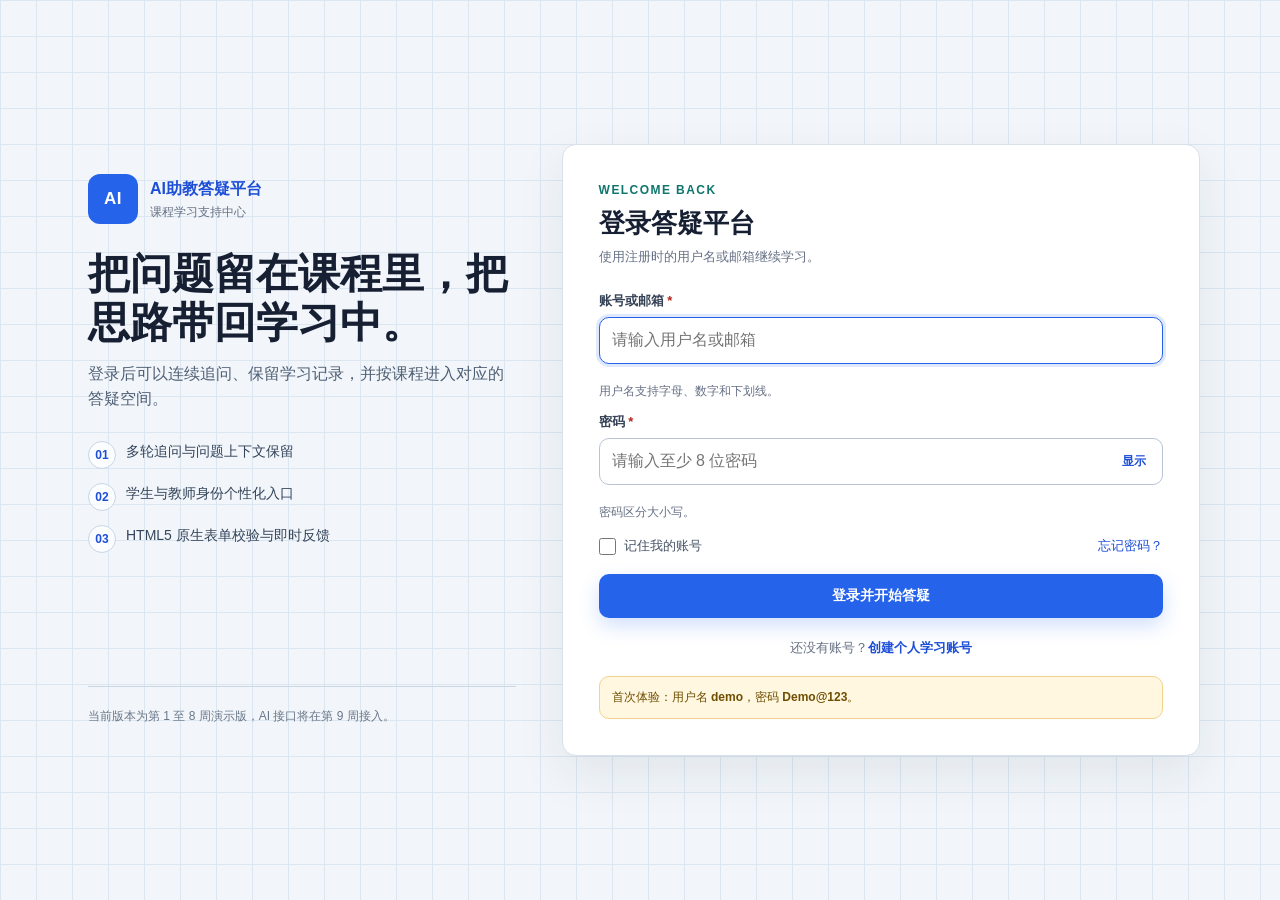
<file: index.html>
<!DOCTYPE html>
<html lang="zh-CN">
<head>
    <meta charset="UTF-8">
    <meta name="viewport" content="width=device-width, initial-scale=1.0">
    <meta name="description" content="AI助教答疑平台入口">
    <title>AI助教答疑平台</title>
    <link rel="stylesheet" href="assets/css/styles.css">
</head>
<body>
    <main class="auth-page">
        <section class="auth-card" style="width: min(520px, 100%); text-align: center;">
            <span class="brand-mark" style="margin: 0 auto 18px;" aria-hidden="true">AI</span>
            <p class="eyebrow">Course assistant</p>
            <h2>AI助教答疑平台</h2>
            <p class="subtitle">正在检查登录状态，请稍候。</p>
            <div class="form-actions" style="justify-content: center;">
                <a class="button button--primary" href="app.html">进入答疑平台</a>
                <a class="button button--secondary" href="login.html">登录</a>
                <a class="button button--secondary" href="register.html">注册</a>
            </div>
        </section>
    </main>

    <script src="assets/js/auth.js"></script>
    <script>
        window.setTimeout(function () {
            window.location.replace(AIPlatform.getSession() ? "app.html" : "login.html");
        }, 220);
    </script>
</body>
</html>
</file>
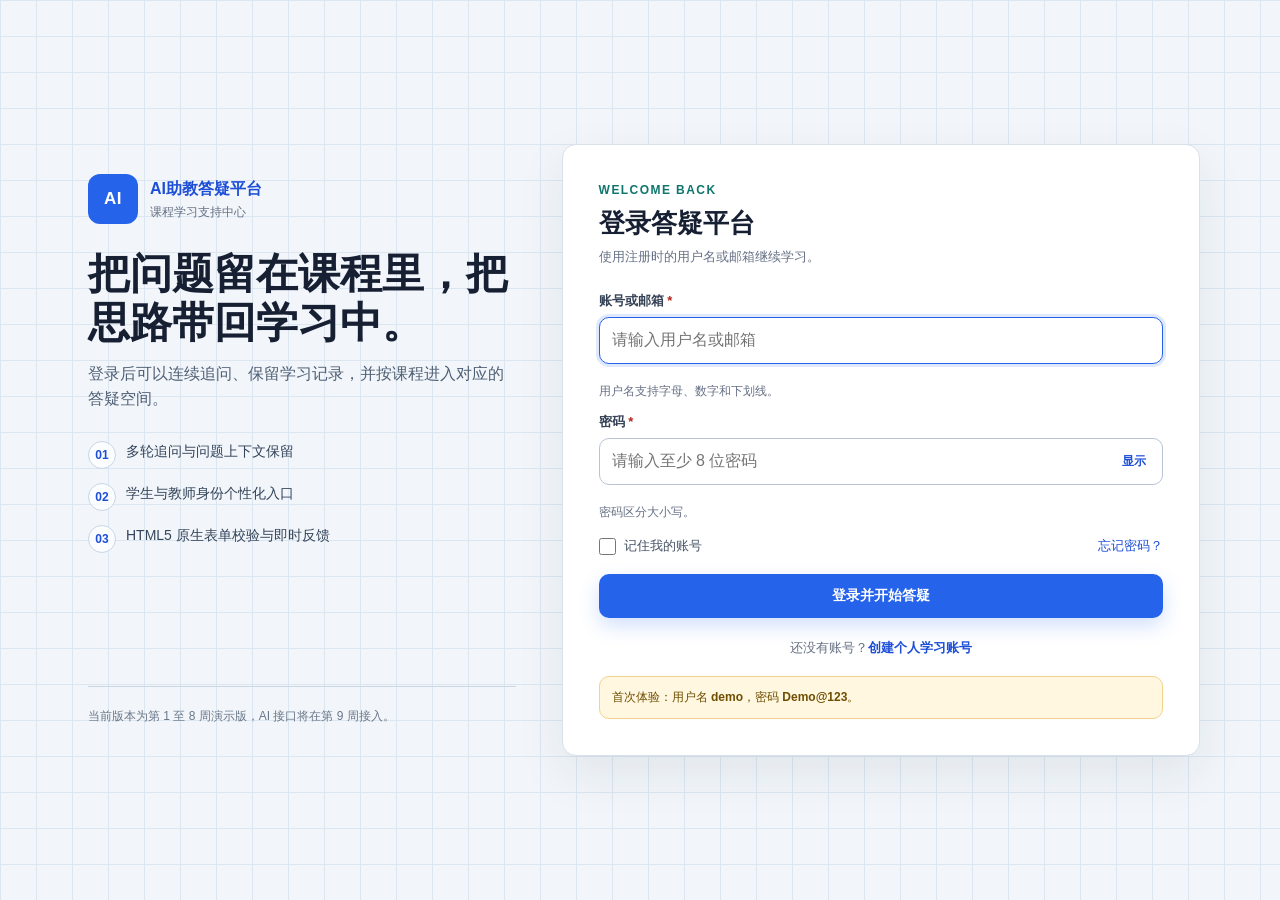
<file: app.html>
<!DOCTYPE html>
<html lang="zh-CN">
<head>
    <meta charset="UTF-8">
    <meta name="viewport" content="width=device-width, initial-scale=1.0">
    <meta name="description" content="AI助教答疑平台答疑工作台">
    <title>答疑工作台 | AI助教答疑平台</title>
    <link rel="stylesheet" href="assets/css/styles.css">
</head>
<body class="app-page">
    <header class="app-header">
        <div class="app-header-inner">
            <a class="app-brand" href="app.html">
                <span class="brand-mark" aria-hidden="true">AI</span>
                <span class="app-brand-copy">
                    <strong>AI助教答疑平台</strong>
                    <span>课程学习支持中心</span>
                </span>
            </a>

            <div class="header-actions">
                <span class="user-pill" id="userPill">正在读取学习身份...</span>
                <button class="button button--secondary" id="logoutButton" type="button">退出</button>
            </div>
        </div>
    </header>

    <main class="app-layout">
        <aside class="sidebar" aria-labelledby="courseTitle">
            <h2 id="courseTitle">课程空间</h2>
            <ul class="course-list">
                <li><button class="course-button active" type="button" data-course="Web前端开发">Web 前端开发</button></li>
                <li><button class="course-button" type="button" data-course="程序设计基础">程序设计基础</button></li>
                <li><button class="course-button" type="button" data-course="数据库原理">数据库原理</button></li>
                <li><button class="course-button" type="button" data-course="计算机网络">计算机网络</button></li>
            </ul>
            <p class="sidebar-tip">切换课程后，提问会自动带上当前课程名称。</p>
        </aside>

        <section class="workspace" aria-labelledby="pageTitle">
            <header class="workspace-header">
                <h1 id="pageTitle">AI助教答疑平台</h1>
                <p>智能答疑 · 随时提问 · 连续追问</p>
                <span class="status-strip"><span class="status-dot" aria-hidden="true"></span>演示模式：AI 接口将在第 9 周接入</span>
            </header>

            <div class="workspace-body">
                <div class="conversation" id="conversation" role="log" aria-live="polite" aria-label="答疑对话记录"></div>

                <div class="empty-state" id="emptyState">
                    <p>当前交流仅保存在本机浏览器中。可以输入问题，也可以从下面的示例开始。</p>
                </div>

                <div class="suggestion-row" id="suggestionRow" aria-label="示例问题">
                    <button class="suggestion" type="button" data-question="HTML5 表单增强有哪些常用能力？">HTML5 表单增强有哪些常用能力？</button>
                    <button class="suggestion" type="button" data-question="JavaScript 中 let 和 const 有什么区别？">let 和 const 有什么区别？</button>
                    <button class="suggestion" type="button" data-question="数据库第三范式应该如何理解？">数据库第三范式怎么理解？</button>
                </div>

                <form class="composer" id="questionForm" method="post" action="#">
                    <div class="composer-row">
                        <label class="sr-only" for="questionInput">输入课程问题</label>
                        <textarea
                            id="questionInput"
                            name="question"
                            required
                            minlength="2"
                            maxlength="500"
                            rows="2"
                            enterkeyhint="send"
                            placeholder="请输入你的问题，例如：HTML5 表单增强有哪些常用能力？"
                            aria-describedby="questionCount"
                        ></textarea>
                        <button class="button button--primary send-button" id="sendButton" type="submit">提问</button>
                    </div>

                    <div class="composer-meta">
                        <div class="composer-tools">
                            <label for="questionFile">附上参考文件：</label>
                            <input id="questionFile" name="questionFile" type="file" accept=".txt,.md,.html,.css,.js,.png,.jpg,.jpeg,.webp">
                            <button class="button button--secondary" id="clearButton" type="button">清空记录</button>
                        </div>
                        <output class="composer-count" id="questionCount" for="questionInput">0 / 500</output>
                    </div>
                </form>
            </div>
        </section>
    </main>

    <div class="toast" id="toast" role="status" aria-live="polite"></div>

    <script src="assets/js/auth.js"></script>
    <script src="assets/js/app.js"></script>
</body>
</html>
</file>
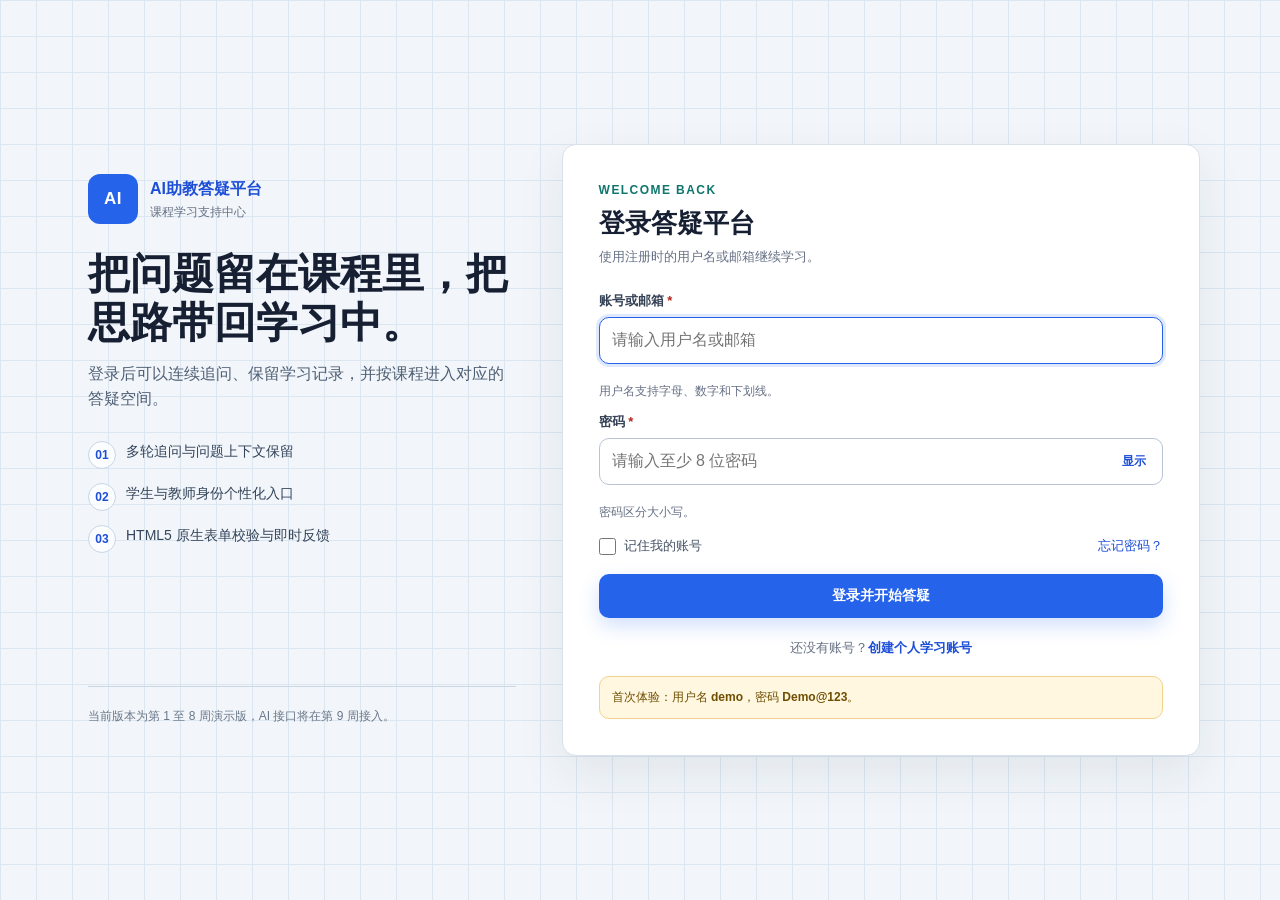
<file: login.html>
<!DOCTYPE html>
<html lang="zh-CN">
<head>
    <meta charset="UTF-8">
    <meta name="viewport" content="width=device-width, initial-scale=1.0">
    <meta name="description" content="AI助教答疑平台登录页面">
    <title>登录 | AI助教答疑平台</title>
    <link rel="stylesheet" href="assets/css/styles.css">
</head>
<body>
    <main class="auth-page">
        <div class="auth-shell">
            <section class="auth-intro" aria-labelledby="introTitle">
                <div>
                    <a class="brand-lockup" href="index.html">
                        <span class="brand-mark" aria-hidden="true">AI</span>
                        <span class="brand-name">
                            <strong>AI助教答疑平台</strong>
                            <span>课程学习支持中心</span>
                        </span>
                    </a>

                    <h1 id="introTitle">把问题留在课程里，把思路带回学习中。</h1>
                    <p class="lead">登录后可以连续追问、保留学习记录，并按课程进入对应的答疑空间。</p>

                    <ul class="feature-list" aria-label="平台能力">
                        <li><span class="feature-index">01</span><span>多轮追问与问题上下文保留</span></li>
                        <li><span class="feature-index">02</span><span>学生与教师身份个性化入口</span></li>
                        <li><span class="feature-index">03</span><span>HTML5 原生表单校验与即时反馈</span></li>
                    </ul>
                </div>
                <p class="intro-note">当前版本为第 1 至 8 周演示版，AI 接口将在第 9 周接入。</p>
            </section>

            <section class="auth-card" aria-labelledby="loginTitle">
                <header class="auth-card-header">
                    <p class="eyebrow">Welcome back</p>
                    <h2 id="loginTitle">登录答疑平台</h2>
                    <p class="subtitle">使用注册时的用户名或邮箱继续学习。</p>
                </header>

                <form id="loginForm" method="post" action="#" aria-describedby="loginHelp">
                    <div class="field">
                        <label for="account">账号或邮箱 <span class="required" aria-hidden="true">*</span></label>
                        <input
                            class="control"
                            id="account"
                            name="account"
                            type="text"
                            required
                            minlength="4"
                            maxlength="64"
                            pattern="[A-Za-z0-9_@.\-]{4,64}"
                            autocomplete="username"
                            inputmode="email"
                            autocapitalize="none"
                            spellcheck="false"
                            placeholder="请输入用户名或邮箱"
                            aria-describedby="accountHint"
                            autofocus
                        >
                        <p class="field-hint" id="accountHint">用户名支持字母、数字和下划线。</p>
                    </div>

                    <div class="field">
                        <label for="password">密码 <span class="required" aria-hidden="true">*</span></label>
                        <div class="password-field">
                            <input
                                class="control"
                                id="password"
                                name="password"
                                type="password"
                                required
                                minlength="8"
                                maxlength="64"
                                autocomplete="current-password"
                                placeholder="请输入至少 8 位密码"
                                aria-describedby="passwordHint"
                            >
                            <button class="password-toggle" id="passwordToggle" type="button" aria-pressed="false">显示</button>
                        </div>
                        <p class="field-hint" id="passwordHint">密码区分大小写。</p>
                    </div>

                    <div class="inline-options">
                        <label class="check-line" for="remember">
                            <input id="remember" name="remember" type="checkbox">
                            <span>记住我的账号</span>
                        </label>
                        <a href="#" aria-label="忘记密码暂时不可用">忘记密码？</a>
                    </div>

                    <button class="button button--primary button--wide" id="loginButton" type="submit">登录并开始答疑</button>
                </form>

                <p class="auth-switch" id="loginHelp">还没有账号？<a href="register.html">创建个人学习账号</a></p>
                <p class="demo-note">首次体验：用户名 <strong>demo</strong>，密码 <strong>Demo@123</strong>。</p>
            </section>
        </div>
    </main>

    <div class="toast" id="toast" role="status" aria-live="polite"></div>

    <script src="assets/js/auth.js"></script>
    <script>
        (function () {
            "use strict";

            var form = document.getElementById("loginForm");
            var account = document.getElementById("account");
            var password = document.getElementById("password");
            var remember = document.getElementById("remember");
            var loginButton = document.getElementById("loginButton");
            var rememberedAccount = localStorage.getItem("ai_platform_remembered_account");

            if (rememberedAccount) {
                account.value = rememberedAccount;
                remember.checked = true;
            }

            AIPlatform.togglePassword(document.getElementById("passwordToggle"), password);

            function validateAccount() {
                if (account.validity.valueMissing) {
                    AIPlatform.setHint(account, "accountHint", "请输入用户名或邮箱。", "error");
                    return false;
                }
                if (account.validity.patternMismatch || account.validity.tooShort) {
                    AIPlatform.setHint(account, "accountHint", "账号格式不正确，请检查输入内容。", "error");
                    return false;
                }
                AIPlatform.setHint(account, "accountHint", "账号格式正确。", "success");
                return true;
            }

            function validatePassword() {
                if (password.validity.valueMissing) {
                    AIPlatform.setHint(password, "passwordHint", "请输入密码。", "error");
                    return false;
                }
                if (password.validity.tooShort) {
                    AIPlatform.setHint(password, "passwordHint", "密码至少需要 8 位。", "error");
                    return false;
                }
                AIPlatform.setHint(password, "passwordHint", "密码长度符合要求。", "success");
                return true;
            }

            account.addEventListener("input", function () {
                if (account.value) {
                    validateAccount();
                } else {
                    AIPlatform.setHint(account, "accountHint", "用户名支持字母、数字和下划线。");
                }
            });

            password.addEventListener("input", function () {
                if (password.value) {
                    validatePassword();
                } else {
                    AIPlatform.setHint(password, "passwordHint", "密码区分大小写。");
                }
            });

            form.addEventListener("submit", function (event) {
                event.preventDefault();

                var accountValid = validateAccount();
                var passwordValid = validatePassword();

                if (!accountValid || !passwordValid) {
                    form.reportValidity();
                    AIPlatform.showToast("请先修正表单中的错误", "error");
                    return;
                }

                loginButton.disabled = true;
                loginButton.textContent = "正在验证...";

                AIPlatform.login(account.value, password.value).then(function (result) {
                    if (!result.ok) {
                        loginButton.disabled = false;
                        loginButton.textContent = "登录并开始答疑";
                        AIPlatform.setHint(password, "passwordHint", "账号或密码不匹配。", "error");
                        AIPlatform.showToast("登录失败，请检查账号和密码", "error");
                        return;
                    }

                    if (remember.checked) {
                        localStorage.setItem("ai_platform_remembered_account", account.value.trim());
                    } else {
                        localStorage.removeItem("ai_platform_remembered_account");
                    }

                    AIPlatform.showToast("登录成功，正在进入答疑平台", "success");
                    window.setTimeout(function () {
                        window.location.href = "app.html";
                    }, 650);
                }).catch(function () {
                    loginButton.disabled = false;
                    loginButton.textContent = "登录并开始答疑";
                    AIPlatform.showToast("登录过程出现异常，请重试", "error");
                });
            });
        })();
    </script>
</body>
</html>
</file>
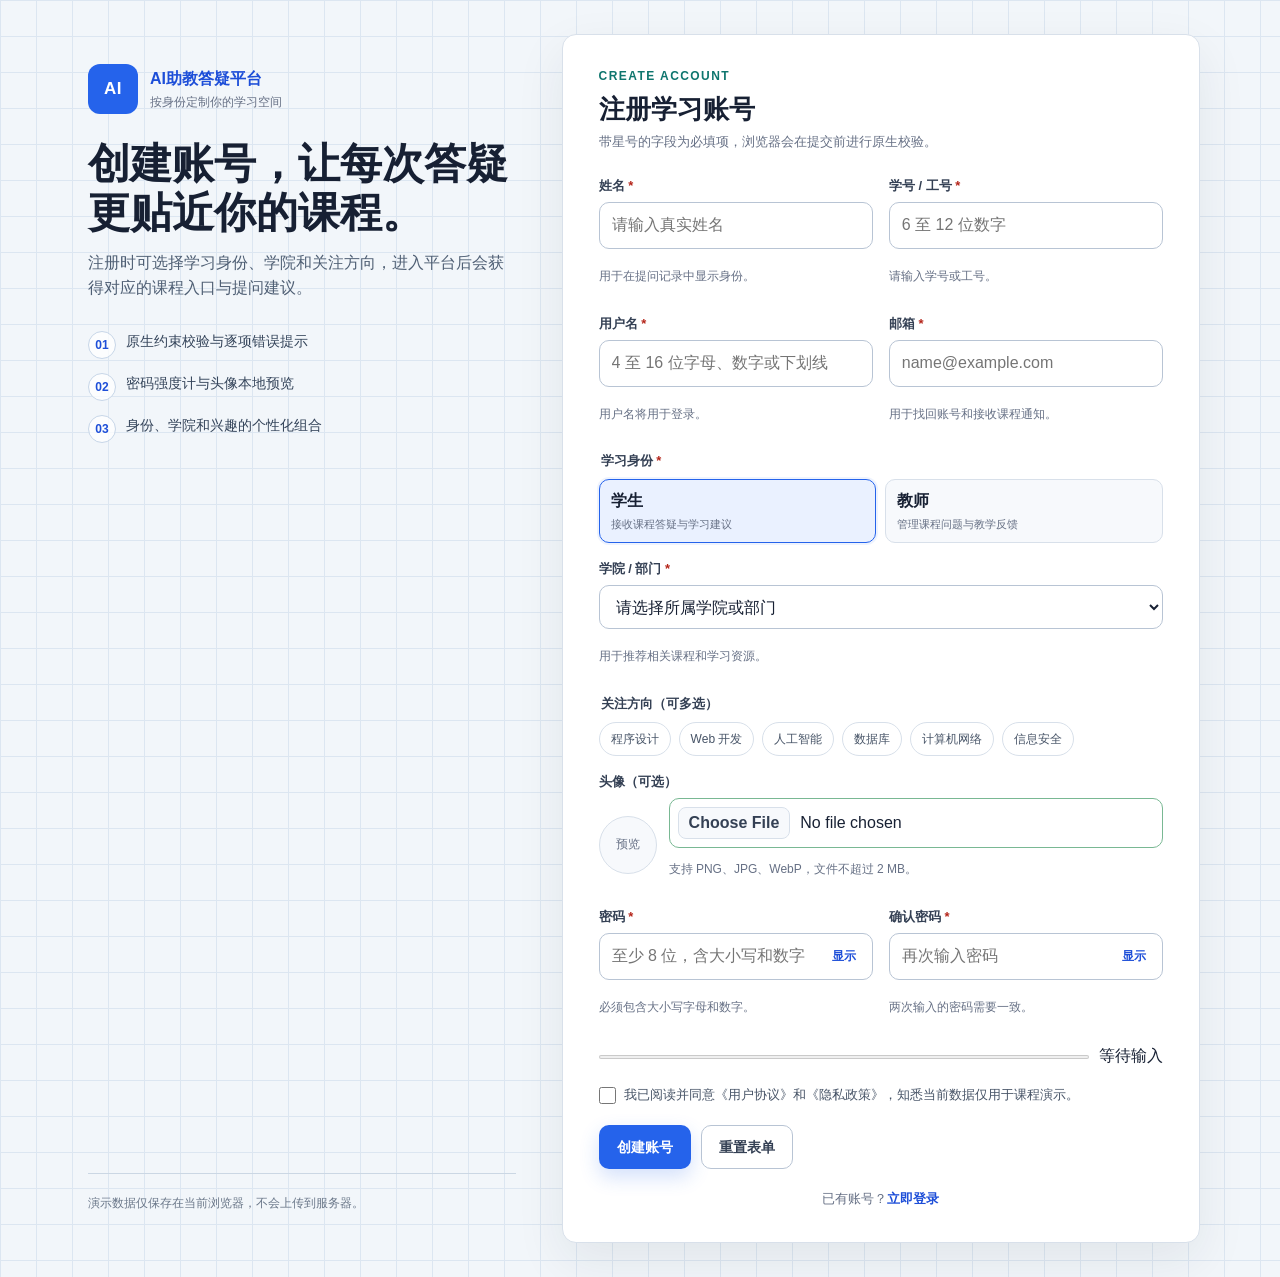
<file: register.html>
<!DOCTYPE html>
<html lang="zh-CN">
<head>
    <meta charset="UTF-8">
    <meta name="viewport" content="width=device-width, initial-scale=1.0">
    <meta name="description" content="AI助教答疑平台个性化注册页面">
    <title>注册 | AI助教答疑平台</title>
    <link rel="stylesheet" href="assets/css/styles.css">
</head>
<body>
    <main class="auth-page">
        <div class="auth-shell">
            <section class="auth-intro" aria-labelledby="introTitle">
                <div>
                    <a class="brand-lockup" href="index.html">
                        <span class="brand-mark" aria-hidden="true">AI</span>
                        <span class="brand-name">
                            <strong>AI助教答疑平台</strong>
                            <span>按身份定制你的学习空间</span>
                        </span>
                    </a>

                    <h1 id="introTitle">创建账号，让每次答疑更贴近你的课程。</h1>
                    <p class="lead">注册时可选择学习身份、学院和关注方向，进入平台后会获得对应的课程入口与提问建议。</p>

                    <ul class="feature-list" aria-label="注册页能力">
                        <li><span class="feature-index">01</span><span>原生约束校验与逐项错误提示</span></li>
                        <li><span class="feature-index">02</span><span>密码强度计与头像本地预览</span></li>
                        <li><span class="feature-index">03</span><span>身份、学院和兴趣的个性化组合</span></li>
                    </ul>
                </div>
                <p class="intro-note">演示数据仅保存在当前浏览器，不会上传到服务器。</p>
            </section>

            <section class="auth-card auth-card--wide" aria-labelledby="registerTitle">
                <header class="auth-card-header">
                    <p class="eyebrow">Create account</p>
                    <h2 id="registerTitle">注册学习账号</h2>
                    <p class="subtitle">带星号的字段为必填项，浏览器会在提交前进行原生校验。</p>
                </header>

                <form id="registerForm" method="post" action="#" enctype="multipart/form-data">
                    <div class="form-grid">
                        <div class="field">
                            <label for="name">姓名 <span class="required" aria-hidden="true">*</span></label>
                            <input
                                class="control"
                                id="name"
                                name="name"
                                type="text"
                                required
                                minlength="2"
                                maxlength="20"
                                autocomplete="name"
                                placeholder="请输入真实姓名"
                                aria-describedby="nameHint"
                            >
                            <p class="field-hint" id="nameHint">用于在提问记录中显示身份。</p>
                        </div>

                        <div class="field">
                            <label for="studentId">学号 / 工号 <span class="required" aria-hidden="true">*</span></label>
                            <input
                                class="control"
                                id="studentId"
                                name="studentId"
                                type="text"
                                required
                                minlength="6"
                                maxlength="12"
                                pattern="[0-9]{6,12}"
                                inputmode="numeric"
                                autocomplete="off"
                                placeholder="6 至 12 位数字"
                                aria-describedby="studentIdHint"
                            >
                            <p class="field-hint" id="studentIdHint">请输入学号或工号。</p>
                        </div>

                        <div class="field">
                            <label for="username">用户名 <span class="required" aria-hidden="true">*</span></label>
                            <input
                                class="control"
                                id="username"
                                name="username"
                                type="text"
                                required
                                minlength="4"
                                maxlength="16"
                                pattern="[A-Za-z0-9_]{4,16}"
                                autocomplete="username"
                                autocapitalize="none"
                                spellcheck="false"
                                placeholder="4 至 16 位字母、数字或下划线"
                                aria-describedby="usernameHint"
                            >
                            <p class="field-hint" id="usernameHint">用户名将用于登录。</p>
                        </div>

                        <div class="field">
                            <label for="email">邮箱 <span class="required" aria-hidden="true">*</span></label>
                            <input
                                class="control"
                                id="email"
                                name="email"
                                type="email"
                                required
                                maxlength="80"
                                autocomplete="email"
                                inputmode="email"
                                spellcheck="false"
                                placeholder="name@example.com"
                                aria-describedby="emailHint"
                            >
                            <p class="field-hint" id="emailHint">用于找回账号和接收课程通知。</p>
                        </div>

                        <fieldset class="fieldset-block field--full">
                            <legend>学习身份 <span class="required" aria-hidden="true">*</span></legend>
                            <div class="choice-grid">
                                <label class="choice-card">
                                    <input type="radio" name="role" value="student" checked required>
                                    <span>
                                        <strong>学生</strong>
                                        <small>接收课程答疑与学习建议</small>
                                    </span>
                                </label>
                                <label class="choice-card">
                                    <input type="radio" name="role" value="teacher" required>
                                    <span>
                                        <strong>教师</strong>
                                        <small>管理课程问题与教学反馈</small>
                                    </span>
                                </label>
                            </div>
                        </fieldset>

                        <div class="field field--full">
                            <label for="college">学院 / 部门 <span class="required" aria-hidden="true">*</span></label>
                            <select class="control" id="college" name="college" required aria-describedby="collegeHint">
                                <option value="">请选择所属学院或部门</option>
                                <option value="计算机学院">计算机学院</option>
                                <option value="软件学院">软件学院</option>
                                <option value="人工智能学院">人工智能学院</option>
                                <option value="电子信息学院">电子信息学院</option>
                                <option value="其他学院">其他学院</option>
                            </select>
                            <p class="field-hint" id="collegeHint">用于推荐相关课程和学习资源。</p>
                        </div>

                        <fieldset class="fieldset-block fieldset-block--full">
                            <legend>关注方向（可多选）</legend>
                            <div class="chip-list">
                                <label><input type="checkbox" name="interests" value="程序设计"><span>程序设计</span></label>
                                <label><input type="checkbox" name="interests" value="Web开发"><span>Web 开发</span></label>
                                <label><input type="checkbox" name="interests" value="人工智能"><span>人工智能</span></label>
                                <label><input type="checkbox" name="interests" value="数据库"><span>数据库</span></label>
                                <label><input type="checkbox" name="interests" value="计算机网络"><span>计算机网络</span></label>
                                <label><input type="checkbox" name="interests" value="信息安全"><span>信息安全</span></label>
                            </div>
                        </fieldset>

                        <div class="field field--full">
                            <label for="avatar">头像（可选）</label>
                            <div class="avatar-row">
                                <div class="avatar-preview" id="avatarPreview" aria-hidden="true">预览</div>
                                <div>
                                    <input
                                        class="control"
                                        id="avatar"
                                        name="avatar"
                                        type="file"
                                        accept="image/png,image/jpeg,image/webp"
                                        aria-describedby="avatarHint"
                                    >
                                    <p class="field-hint" id="avatarHint">支持 PNG、JPG、WebP，文件不超过 2 MB。</p>
                                </div>
                            </div>
                        </div>

                        <div class="field">
                            <label for="password">密码 <span class="required" aria-hidden="true">*</span></label>
                            <div class="password-field">
                                <input
                                    class="control"
                                    id="password"
                                    name="password"
                                    type="password"
                                    required
                                    minlength="8"
                                    maxlength="64"
                                    pattern="(?=.*[a-z])(?=.*[A-Z])(?=.*\d).{8,64}"
                                    autocomplete="new-password"
                                    placeholder="至少 8 位，含大小写和数字"
                                    aria-describedby="passwordHint"
                                >
                                <button class="password-toggle" id="passwordToggle" type="button" aria-pressed="false">显示</button>
                            </div>
                            <p class="field-hint" id="passwordHint">必须包含大小写字母和数字。</p>
                        </div>

                        <div class="field">
                            <label for="confirmPassword">确认密码 <span class="required" aria-hidden="true">*</span></label>
                            <div class="password-field">
                                <input
                                    class="control"
                                    id="confirmPassword"
                                    name="confirmPassword"
                                    type="password"
                                    required
                                    minlength="8"
                                    maxlength="64"
                                    autocomplete="new-password"
                                    placeholder="再次输入密码"
                                    aria-describedby="confirmHint"
                                >
                                <button class="password-toggle" id="confirmToggle" type="button" aria-pressed="false">显示</button>
                            </div>
                            <p class="field-hint" id="confirmHint">两次输入的密码需要一致。</p>
                        </div>

                        <div class="field field--full">
                            <div class="strength-row">
                                <meter id="passwordMeter" min="0" max="4" low="2" high="3" optimum="4" value="0">0 / 4</meter>
                                <output id="passwordStrength" for="password passwordMeter">等待输入</output>
                            </div>
                        </div>

                        <label class="check-line form-actions--full" for="terms">
                            <input id="terms" name="terms" type="checkbox" required>
                            <span>我已阅读并同意《用户协议》和《隐私政策》，知悉当前数据仅用于课程演示。</span>
                        </label>
                    </div>

                    <div class="form-actions">
                        <button class="button button--primary" id="registerButton" type="submit">创建账号</button>
                        <button class="button button--secondary" type="reset">重置表单</button>
                    </div>
                </form>

                <p class="auth-switch">已有账号？<a href="login.html">立即登录</a></p>
            </section>
        </div>
    </main>

    <div class="toast" id="toast" role="status" aria-live="polite"></div>

    <script src="assets/js/auth.js"></script>
    <script>
        (function () {
            "use strict";

            var form = document.getElementById("registerForm");
            var nameInput = document.getElementById("name");
            var studentId = document.getElementById("studentId");
            var username = document.getElementById("username");
            var email = document.getElementById("email");
            var college = document.getElementById("college");
            var avatar = document.getElementById("avatar");
            var avatarPreview = document.getElementById("avatarPreview");
            var password = document.getElementById("password");
            var confirmPassword = document.getElementById("confirmPassword");
            var passwordMeter = document.getElementById("passwordMeter");
            var passwordStrength = document.getElementById("passwordStrength");
            var terms = document.getElementById("terms");
            var registerButton = document.getElementById("registerButton");

            AIPlatform.togglePassword(document.getElementById("passwordToggle"), password);
            AIPlatform.togglePassword(document.getElementById("confirmToggle"), confirmPassword);

            function fieldMessage(input, hintId, condition) {
                if (input.validity.valueMissing) {
                    AIPlatform.setHint(input, hintId, "此项为必填项。", "error");
                    return false;
                }
                if (input.validity.patternMismatch || input.validity.tooShort || input.validity.tooLong) {
                    AIPlatform.setHint(input, hintId, condition || "输入格式不正确。", "error");
                    return false;
                }
                if (input.validity.typeMismatch) {
                    AIPlatform.setHint(input, hintId, "请输入正确的邮箱地址。", "error");
                    return false;
                }
                AIPlatform.setHint(input, hintId, "填写正确。", "success");
                return true;
            }

            function passwordScore(value) {
                var score = 0;
                if (value.length >= 8) {
                    score += 1;
                }
                if (/[a-z]/.test(value) && /[A-Z]/.test(value)) {
                    score += 1;
                }
                if (/\d/.test(value) && /[^A-Za-z0-9]/.test(value)) {
                    score += 1;
                }
                if (value.length >= 12 && /[a-z]/.test(value) && /[A-Z]/.test(value) && /\d/.test(value)) {
                    score += 1;
                }
                return Math.min(score, 4);
            }

            function updatePasswordStrength() {
                var value = password.value;
                var score = value ? passwordScore(value) : 0;
                var labels = ["等待输入", "强度较弱", "强度一般", "强度较高", "强度很高"];
                passwordMeter.value = score;
                passwordStrength.textContent = labels[score];
            }

            function validatePassword() {
                if (password.validity.valueMissing) {
                    AIPlatform.setHint(password, "passwordHint", "请设置密码。", "error");
                    return false;
                }
                if (password.validity.tooShort) {
                    AIPlatform.setHint(password, "passwordHint", "密码至少需要 8 位。", "error");
                    return false;
                }
                if (password.validity.patternMismatch) {
                    AIPlatform.setHint(password, "passwordHint", "密码需要同时包含大小写字母和数字。", "error");
                    return false;
                }
                AIPlatform.setHint(password, "passwordHint", "密码格式符合要求。", "success");
                return true;
            }

            function validateConfirm() {
                if (!confirmPassword.value) {
                    AIPlatform.setHint(confirmPassword, "confirmHint", "请再次输入密码。", "error");
                    confirmPassword.setCustomValidity("请再次输入密码");
                    return false;
                }
                if (confirmPassword.value !== password.value) {
                    AIPlatform.setHint(confirmPassword, "confirmHint", "两次输入的密码不一致。", "error");
                    confirmPassword.setCustomValidity("两次输入的密码不一致");
                    return false;
                }
                confirmPassword.setCustomValidity("");
                AIPlatform.setHint(confirmPassword, "confirmHint", "密码确认一致。", "success");
                return true;
            }

            nameInput.addEventListener("input", function () {
                fieldMessage(nameInput, "nameHint", "姓名长度应为 2 至 20 个字符。");
            });

            studentId.addEventListener("input", function () {
                fieldMessage(studentId, "studentIdHint", "学号或工号应为 6 至 12 位数字。");
            });

            username.addEventListener("input", function () {
                var valid = fieldMessage(username, "usernameHint", "用户名应为 4 至 16 位字母、数字或下划线。");
                if (valid) {
                    var duplicate = AIPlatform.getUsers().some(function (user) {
                        return String(user.username).toLowerCase() === username.value.trim().toLowerCase();
                    });
                    if (duplicate) {
                        username.setCustomValidity("用户名已注册");
                        AIPlatform.setHint(username, "usernameHint", "该用户名已注册。", "error");
                        return;
                    }
                }
                username.setCustomValidity("");
            });

            email.addEventListener("input", function () {
                var valid = fieldMessage(email, "emailHint", "请输入正确的邮箱地址。");
                if (valid) {
                    var duplicate = AIPlatform.getUsers().some(function (user) {
                        return String(user.email).toLowerCase() === email.value.trim().toLowerCase();
                    });
                    if (duplicate) {
                        email.setCustomValidity("邮箱已注册");
                        AIPlatform.setHint(email, "emailHint", "该邮箱已注册。", "error");
                        return;
                    }
                }
                email.setCustomValidity("");
            });

            college.addEventListener("change", function () {
                if (college.value) {
                    AIPlatform.setHint(college, "collegeHint", "已选择所属学院。", "success");
                } else {
                    AIPlatform.setHint(college, "collegeHint", "请选择所属学院或部门。", "error");
                }
            });

            password.addEventListener("input", function () {
                updatePasswordStrength();
                if (password.value) {
                    validatePassword();
                } else {
                    AIPlatform.setHint(password, "passwordHint", "必须包含大小写字母和数字。");
                }
                if (confirmPassword.value) {
                    validateConfirm();
                }
            });

            confirmPassword.addEventListener("input", validateConfirm);

            avatar.addEventListener("change", function () {
                var file = avatar.files && avatar.files[0];
                avatarPreview.textContent = "预览";

                if (!file) {
                    return;
                }
                if (file.size > 2 * 1024 * 1024) {
                    avatar.value = "";
                    AIPlatform.setHint(avatar, "avatarHint", "头像文件不能超过 2 MB。", "error");
                    return;
                }

                var reader = new FileReader();
                reader.addEventListener("load", function () {
                    avatarPreview.innerHTML = "";
                    var image = document.createElement("img");
                    image.src = String(reader.result);
                    image.alt = "头像预览";
                    avatarPreview.appendChild(image);
                    AIPlatform.setHint(avatar, "avatarHint", "头像已选择，仅用于当前浏览器的预览。", "success");
                });
                reader.readAsDataURL(file);
            });

            form.addEventListener("reset", function () {
                window.setTimeout(function () {
                    avatarPreview.textContent = "预览";
                    passwordMeter.value = 0;
                    passwordStrength.textContent = "等待输入";
                    ["nameHint", "studentIdHint", "usernameHint", "emailHint", "passwordHint", "confirmHint"].forEach(function (id) {
                        var hint = document.getElementById(id);
                        hint.className = "field-hint";
                    });
                }, 0);
            });

            form.addEventListener("submit", function (event) {
                event.preventDefault();

                var checks = [
                    fieldMessage(nameInput, "nameHint", "姓名长度应为 2 至 20 个字符。"),
                    fieldMessage(studentId, "studentIdHint", "学号或工号应为 6 至 12 位数字。"),
                    fieldMessage(username, "usernameHint", "用户名应为 4 至 16 位字母、数字或下划线。"),
                    fieldMessage(email, "emailHint", "请输入正确的邮箱地址。"),
                    Boolean(college.value),
                    validatePassword(),
                    validateConfirm(),
                    terms.checked
                ];

                if (!college.value) {
                    AIPlatform.setHint(college, "collegeHint", "请选择所属学院或部门。", "error");
                }
                if (!terms.checked) {
                    AIPlatform.showToast("请先阅读并同意用户协议和隐私政策", "error");
                }

                if (checks.indexOf(false) !== -1 || !form.checkValidity()) {
                    form.reportValidity();
                    return;
                }

                var formData = new FormData(form);
                var interests = formData.getAll("interests").map(String);

                registerButton.disabled = true;
                registerButton.textContent = "正在创建...";

                AIPlatform.createUser({
                    name: formData.get("name"),
                    studentId: formData.get("studentId"),
                    username: formData.get("username"),
                    email: formData.get("email"),
                    role: formData.get("role"),
                    college: formData.get("college"),
                    interests: interests,
                    password: formData.get("password")
                }).then(function (result) {
                    if (!result.ok) {
                        registerButton.disabled = false;
                        registerButton.textContent = "创建账号";
                        AIPlatform.showToast(result.message || "注册失败，请修改后重试", "error");
                        return;
                    }

                    AIPlatform.showToast("注册成功，即将前往登录页", "success");
                    window.setTimeout(function () {
                        window.location.href = "login.html";
                    }, 850);
                }).catch(function () {
                    registerButton.disabled = false;
                    registerButton.textContent = "创建账号";
                    AIPlatform.showToast("注册过程出现异常，请重试", "error");
                });
            });
        })();
    </script>
</body>
</html>
</file>
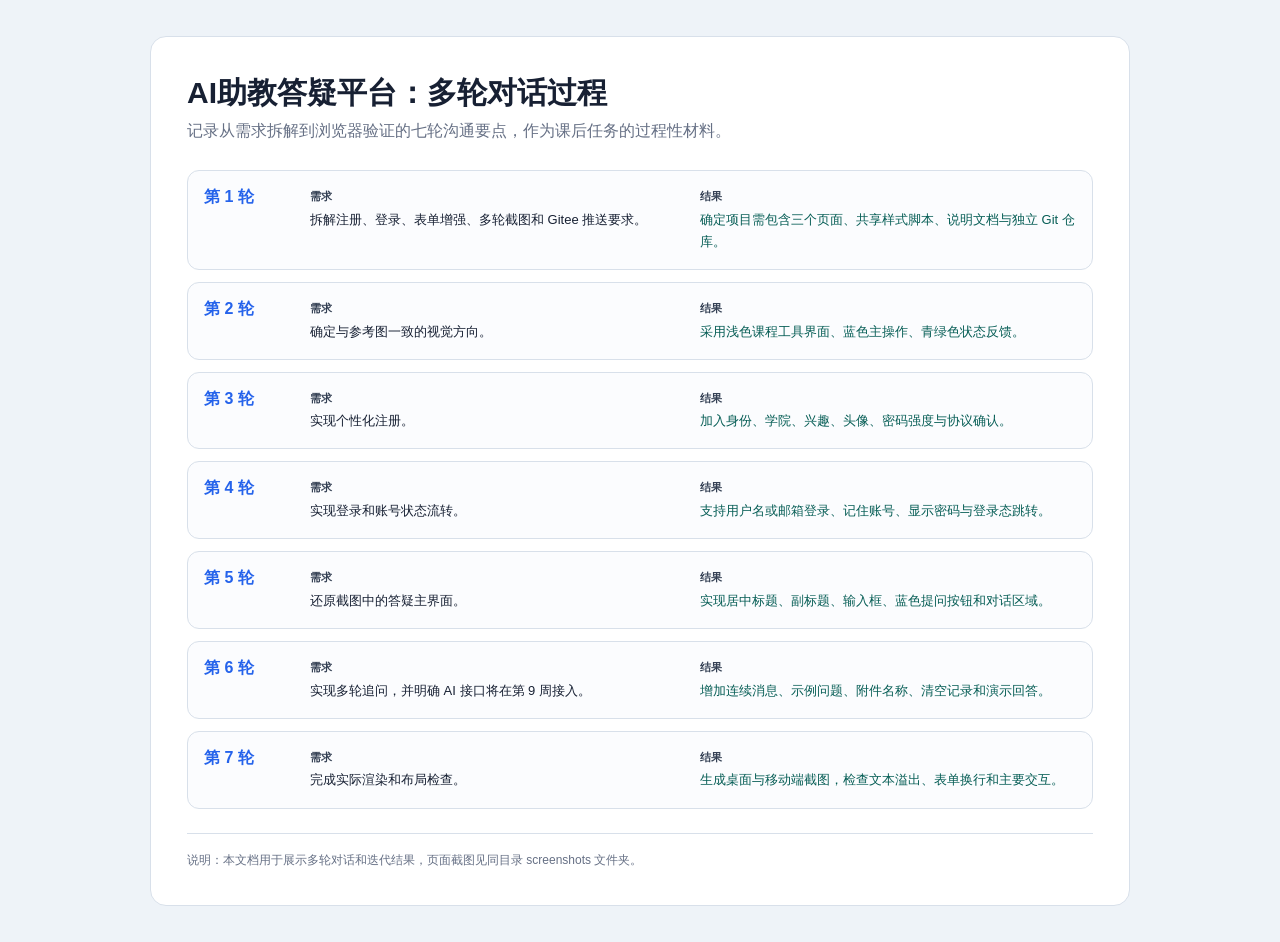
<file: docs/多轮对话过程.html>
<!DOCTYPE html>
<html lang="zh-CN">
<head>
    <meta charset="UTF-8">
    <meta name="viewport" content="width=device-width, initial-scale=1.0">
    <title>AI助教答疑平台多轮对话过程</title>
    <style>
        :root {
            --ink: #172033;
            --muted: #667085;
            --line: #d8e0ea;
            --blue: #2563eb;
            --teal: #0f766e;
            --paper: #ffffff;
            --canvas: #eef3f8;
        }
        * { box-sizing: border-box; }
        body {
            margin: 0;
            padding: 36px;
            color: var(--ink);
            background: var(--canvas);
            font-family: "Segoe UI", "Microsoft YaHei", sans-serif;
        }
        main {
            width: min(980px, 100%);
            margin: 0 auto;
            padding: 36px;
            border: 1px solid var(--line);
            border-radius: 16px;
            background: var(--paper);
        }
        h1 { margin: 0; font-size: 30px; }
        .subtitle { margin: 7px 0 28px; color: var(--muted); }
        .timeline { display: grid; gap: 12px; }
        article {
            display: grid;
            grid-template-columns: 92px 1fr 1fr;
            gap: 14px;
            padding: 16px;
            border: 1px solid var(--line);
            border-radius: 12px;
            background: #fbfcfe;
        }
        .round {
            color: var(--blue);
            font-weight: 800;
        }
        .request, .result {
            margin: 0;
            font-size: 13px;
            line-height: 1.7;
        }
        .request strong, .result strong {
            display: block;
            margin-bottom: 3px;
            color: #344054;
            font-size: 11px;
        }
        .result { color: #075e56; }
        footer {
            margin-top: 24px;
            padding-top: 18px;
            border-top: 1px solid var(--line);
            color: var(--muted);
            font-size: 12px;
        }
        @media (max-width: 720px) {
            body { padding: 16px; }
            main { padding: 22px; }
            article { grid-template-columns: 1fr; }
        }
    </style>
</head>
<body>
    <main>
        <h1>AI助教答疑平台：多轮对话过程</h1>
        <p class="subtitle">记录从需求拆解到浏览器验证的七轮沟通要点，作为课后任务的过程性材料。</p>

        <section class="timeline" aria-label="多轮对话记录">
            <article>
                <span class="round">第 1 轮</span>
                <p class="request"><strong>需求</strong>拆解注册、登录、表单增强、多轮截图和 Gitee 推送要求。</p>
                <p class="result"><strong>结果</strong>确定项目需包含三个页面、共享样式脚本、说明文档与独立 Git 仓库。</p>
            </article>
            <article>
                <span class="round">第 2 轮</span>
                <p class="request"><strong>需求</strong>确定与参考图一致的视觉方向。</p>
                <p class="result"><strong>结果</strong>采用浅色课程工具界面、蓝色主操作、青绿色状态反馈。</p>
            </article>
            <article>
                <span class="round">第 3 轮</span>
                <p class="request"><strong>需求</strong>实现个性化注册。</p>
                <p class="result"><strong>结果</strong>加入身份、学院、兴趣、头像、密码强度与协议确认。</p>
            </article>
            <article>
                <span class="round">第 4 轮</span>
                <p class="request"><strong>需求</strong>实现登录和账号状态流转。</p>
                <p class="result"><strong>结果</strong>支持用户名或邮箱登录、记住账号、显示密码与登录态跳转。</p>
            </article>
            <article>
                <span class="round">第 5 轮</span>
                <p class="request"><strong>需求</strong>还原截图中的答疑主界面。</p>
                <p class="result"><strong>结果</strong>实现居中标题、副标题、输入框、蓝色提问按钮和对话区域。</p>
            </article>
            <article>
                <span class="round">第 6 轮</span>
                <p class="request"><strong>需求</strong>实现多轮追问，并明确 AI 接口将在第 9 周接入。</p>
                <p class="result"><strong>结果</strong>增加连续消息、示例问题、附件名称、清空记录和演示回答。</p>
            </article>
            <article>
                <span class="round">第 7 轮</span>
                <p class="request"><strong>需求</strong>完成实际渲染和布局检查。</p>
                <p class="result"><strong>结果</strong>生成桌面与移动端截图，检查文本溢出、表单换行和主要交互。</p>
            </article>
        </section>

        <footer>说明：本文档用于展示多轮对话和迭代结果，页面截图见同目录 screenshots 文件夹。</footer>
    </main>
</body>
</html>
</file>
<file: assets/css/styles.css>
:root {
    --canvas: #eef3f8;
    --paper: #ffffff;
    --paper-soft: #f7f9fc;
    --ink: #172033;
    --muted: #667085;
    --line: #d8e0ea;
    --line-strong: #b8c4d4;
    --blue: #2563eb;
    --blue-deep: #1d4ed8;
    --blue-soft: #eaf1ff;
    --teal: #0f766e;
    --teal-soft: #e7f6f3;
    --amber: #9a6700;
    --amber-soft: #fff7df;
    --danger: #b42318;
    --danger-soft: #fff0ee;
    --success: #15803d;
    --success-soft: #eaf8ef;
    --shadow: 0 18px 50px rgba(23, 32, 51, 0.08);
    --radius: 14px;
}

* {
    box-sizing: border-box;
}

html {
    min-width: 320px;
    scroll-behavior: smooth;
}

body {
    margin: 0;
    min-height: 100vh;
    color: var(--ink);
    background: var(--canvas);
    font-family: "Segoe UI", "Microsoft YaHei", "PingFang SC", sans-serif;
    line-height: 1.55;
}

button,
input,
select,
textarea {
    color: inherit;
    font: inherit;
}

button,
summary,
label[for] {
    -webkit-tap-highlight-color: transparent;
}

button {
    cursor: pointer;
}

a {
    color: var(--blue-deep);
    text-decoration: none;
}

a:hover {
    text-decoration: underline;
}

.sr-only {
    position: absolute;
    width: 1px;
    height: 1px;
    padding: 0;
    margin: -1px;
    overflow: hidden;
    clip: rect(0, 0, 0, 0);
    white-space: nowrap;
    border: 0;
}

.auth-page {
    min-height: 100vh;
    display: grid;
    place-items: center;
    padding: 34px;
    background:
        linear-gradient(#dce6f1 1px, transparent 1px),
        linear-gradient(90deg, #dce6f1 1px, transparent 1px),
        #f2f6fa;
    background-size: 36px 36px;
}

.auth-shell {
    width: min(1120px, 100%);
    display: grid;
    grid-template-columns: minmax(270px, 0.82fr) minmax(460px, 1.18fr);
    gap: 38px;
    align-items: stretch;
}

.auth-intro {
    padding: 30px 8px;
    display: flex;
    flex-direction: column;
    justify-content: space-between;
    gap: 34px;
}

.brand-lockup {
    display: inline-flex;
    align-items: center;
    gap: 12px;
    width: fit-content;
}

.brand-mark {
    width: 50px;
    height: 50px;
    display: grid;
    place-items: center;
    color: #ffffff;
    background: var(--blue);
    border-radius: 12px;
    font-size: 17px;
    font-weight: 800;
    letter-spacing: 0.5px;
}

.brand-name {
    display: grid;
    gap: 1px;
}

.brand-name strong {
    font-size: 16px;
}

.brand-name span {
    color: var(--muted);
    font-size: 12px;
}

.auth-intro h1 {
    max-width: 480px;
    margin: 26px 0 14px;
    font-size: 42px;
    line-height: 1.16;
    letter-spacing: 0;
    overflow-wrap: anywhere;
}

.auth-intro .lead {
    max-width: 460px;
    margin: 0;
    color: #4f5f74;
    font-size: 16px;
    overflow-wrap: anywhere;
}

.feature-list {
    margin: 30px 0 0;
    padding: 0;
    display: grid;
    gap: 14px;
    list-style: none;
}

.feature-list li {
    display: grid;
    grid-template-columns: 28px 1fr;
    gap: 10px;
    color: #34445a;
    font-size: 14px;
}

.feature-index {
    width: 28px;
    height: 28px;
    display: grid;
    place-items: center;
    border: 1px solid #c7d6e8;
    border-radius: 50%;
    color: var(--blue-deep);
    background: rgba(255, 255, 255, 0.75);
    font-size: 12px;
    font-weight: 700;
}

.intro-note {
    margin: 0;
    padding-top: 20px;
    border-top: 1px solid #cbd7e4;
    color: #6a7789;
    font-size: 12px;
}

.auth-card {
    padding: 36px;
    background: var(--paper);
    border: 1px solid var(--line);
    border-radius: var(--radius);
    box-shadow: var(--shadow);
}

.auth-card--wide {
    padding: 32px 36px;
}

.auth-card-header {
    margin-bottom: 24px;
}

.eyebrow {
    margin: 0 0 7px;
    color: var(--teal);
    font-size: 12px;
    font-weight: 800;
    letter-spacing: 0.12em;
    text-transform: uppercase;
}

.auth-card h2 {
    margin: 0;
    font-size: 26px;
    line-height: 1.25;
}

.auth-card .subtitle {
    margin: 7px 0 0;
    color: var(--muted);
    font-size: 13px;
}

.form-grid {
    display: grid;
    grid-template-columns: repeat(2, minmax(0, 1fr));
    gap: 16px;
}

.field,
.fieldset-block {
    min-width: 0;
}

.field--full,
.fieldset-block--full,
.form-actions--full {
    grid-column: 1 / -1;
}

.field {
    display: grid;
    gap: 6px;
}

.field > label,
.fieldset-block > legend {
    color: #344054;
    font-size: 13px;
    font-weight: 700;
}

.fieldset-block {
    margin: 0;
    padding: 0;
    border: 0;
}

.fieldset-block > legend {
    margin-bottom: 8px;
}

.required {
    color: var(--danger);
}

.control {
    width: 100%;
    min-height: 44px;
    padding: 10px 12px;
    border: 1px solid var(--line-strong);
    border-radius: 10px;
    background: #ffffff;
    outline: none;
    transition: border-color 160ms ease, box-shadow 160ms ease, background 160ms ease;
}

textarea.control {
    min-height: 104px;
    resize: vertical;
}

select.control {
    padding-right: 34px;
}

.control:hover {
    border-color: #95a7bd;
}

.control:focus {
    border-color: var(--blue);
    box-shadow: 0 0 0 3px rgba(37, 99, 235, 0.14);
}

.control[aria-invalid="true"] {
    border-color: var(--danger);
    background: #fffafa;
}

.control:valid:not(:placeholder-shown) {
    border-color: #79b893;
}

.field-hint {
    min-height: 17px;
    color: var(--muted);
    font-size: 12px;
}

.field-hint.error {
    color: var(--danger);
}

.field-hint.success {
    color: var(--success);
}

.password-field {
    position: relative;
}

.password-field .control {
    padding-right: 58px;
}

.password-toggle {
    position: absolute;
    top: 50%;
    right: 8px;
    transform: translateY(-50%);
    min-width: 42px;
    min-height: 30px;
    padding: 3px 6px;
    border: 0;
    border-radius: 7px;
    color: var(--blue-deep);
    background: transparent;
    font-size: 12px;
    font-weight: 700;
}

.password-toggle:hover {
    background: var(--blue-soft);
}

.inline-options {
    display: flex;
    flex-wrap: wrap;
    gap: 12px 20px;
    align-items: center;
    justify-content: space-between;
    margin: 2px 0 18px;
    color: #475467;
    font-size: 13px;
}

.check-line {
    display: inline-flex;
    align-items: flex-start;
    gap: 8px;
    color: #475467;
    font-size: 13px;
}

.check-line input {
    width: 17px;
    height: 17px;
    margin: 2px 0 0;
    accent-color: var(--blue);
    flex: 0 0 auto;
}

.choice-grid {
    display: grid;
    grid-template-columns: repeat(2, minmax(0, 1fr));
    gap: 9px;
}

.choice-card {
    position: relative;
    display: block;
}

.choice-card input {
    position: absolute;
    opacity: 0;
    pointer-events: none;
}

.choice-card span {
    min-height: 52px;
    display: grid;
    align-content: center;
    gap: 2px;
    padding: 9px 11px;
    border: 1px solid var(--line);
    border-radius: 10px;
    background: var(--paper-soft);
    transition: border-color 160ms ease, background 160ms ease, box-shadow 160ms ease;
}

.choice-card small {
    color: var(--muted);
    font-size: 11px;
}

.choice-card input:checked + span {
    border-color: var(--blue);
    background: var(--blue-soft);
    box-shadow: 0 0 0 2px rgba(37, 99, 235, 0.08);
}

.choice-card input:focus-visible + span {
    outline: 3px solid rgba(37, 99, 235, 0.2);
    outline-offset: 2px;
}

.chip-list {
    display: flex;
    flex-wrap: wrap;
    gap: 8px;
}

.chip-list label {
    position: relative;
}

.chip-list input {
    position: absolute;
    opacity: 0;
    pointer-events: none;
}

.chip-list span {
    display: inline-flex;
    align-items: center;
    min-height: 34px;
    padding: 5px 11px;
    border: 1px solid var(--line);
    border-radius: 999px;
    color: #475467;
    background: #ffffff;
    font-size: 12px;
}

.chip-list input:checked + span {
    border-color: var(--teal);
    color: #075e56;
    background: var(--teal-soft);
}

.chip-list input:focus-visible + span {
    outline: 3px solid rgba(15, 118, 110, 0.18);
    outline-offset: 2px;
}

.strength-row {
    display: grid;
    grid-template-columns: 1fr auto;
    gap: 10px;
    align-items: center;
}

meter {
    width: 100%;
    height: 8px;
}

.form-actions {
    display: flex;
    flex-wrap: wrap;
    gap: 10px;
    align-items: center;
    margin-top: 20px;
}

.button {
    min-height: 44px;
    display: inline-flex;
    align-items: center;
    justify-content: center;
    gap: 8px;
    padding: 10px 17px;
    border: 1px solid transparent;
    border-radius: 10px;
    font-size: 14px;
    font-weight: 750;
    transition: transform 120ms ease, background 160ms ease, border-color 160ms ease, box-shadow 160ms ease;
}

.button:active {
    transform: translateY(1px);
}

.button:focus-visible {
    outline: 3px solid rgba(37, 99, 235, 0.22);
    outline-offset: 2px;
}

.button--primary {
    color: #ffffff;
    background: var(--blue);
    box-shadow: 0 8px 20px rgba(37, 99, 235, 0.2);
}

.button--primary:hover {
    background: var(--blue-deep);
}

.button--secondary {
    border-color: var(--line-strong);
    color: #344054;
    background: #ffffff;
}

.button--secondary:hover {
    border-color: #899bb2;
    background: var(--paper-soft);
}

.button--danger {
    border-color: #f3c0ba;
    color: var(--danger);
    background: #fff8f7;
}

.button--wide {
    width: 100%;
}

.button[disabled] {
    cursor: not-allowed;
    opacity: 0.58;
}

.auth-switch {
    margin: 20px 0 0;
    color: var(--muted);
    font-size: 13px;
    text-align: center;
}

.auth-switch a {
    font-weight: 750;
}

.demo-note {
    margin: 18px 0 0;
    padding: 11px 12px;
    border: 1px solid #f1d38b;
    border-radius: 10px;
    color: #6f4e00;
    background: var(--amber-soft);
    font-size: 12px;
}

.avatar-row {
    display: grid;
    grid-template-columns: 58px 1fr;
    gap: 12px;
    align-items: center;
}

.avatar-preview {
    width: 58px;
    height: 58px;
    display: grid;
    place-items: center;
    overflow: hidden;
    border: 1px solid var(--line);
    border-radius: 50%;
    color: var(--muted);
    background: var(--paper-soft);
    font-size: 12px;
}

.avatar-preview img {
    width: 100%;
    height: 100%;
    object-fit: cover;
}

input[type="file"] {
    padding: 8px;
}

input[type="file"]::file-selector-button {
    margin-right: 10px;
    padding: 6px 10px;
    border: 1px solid var(--line);
    border-radius: 8px;
    color: #344054;
    background: var(--paper-soft);
    font-weight: 700;
}

.toast {
    position: fixed;
    z-index: 1000;
    top: 20px;
    left: 50%;
    max-width: min(420px, calc(100vw - 32px));
    padding: 11px 16px;
    transform: translate(-50%, -90px);
    border-radius: 10px;
    color: #ffffff;
    background: #344054;
    box-shadow: 0 12px 32px rgba(16, 24, 40, 0.22);
    font-size: 13px;
    transition: transform 220ms ease;
}

.toast.show {
    transform: translate(-50%, 0);
}

.toast.error {
    background: var(--danger);
}

.toast.success {
    background: var(--success);
}

.app-page {
    min-height: 100vh;
    background: #f5f8fb;
}

.app-header {
    position: sticky;
    z-index: 20;
    top: 0;
    border-bottom: 1px solid var(--line);
    background: rgba(255, 255, 255, 0.96);
}

.app-header-inner {
    width: min(1180px, calc(100% - 40px));
    min-height: 68px;
    display: flex;
    align-items: center;
    justify-content: space-between;
    gap: 18px;
    margin: 0 auto;
}

.app-brand {
    display: inline-flex;
    align-items: center;
    gap: 10px;
    color: var(--ink);
}

.app-brand:hover {
    text-decoration: none;
}

.app-brand .brand-mark {
    width: 40px;
    height: 40px;
    border-radius: 10px;
    font-size: 14px;
}

.app-brand-copy {
    display: grid;
}

.app-brand-copy strong {
    font-size: 15px;
}

.app-brand-copy span {
    color: var(--muted);
    font-size: 11px;
}

.header-actions {
    display: flex;
    align-items: center;
    gap: 9px;
}

.user-pill {
    max-width: 190px;
    overflow: hidden;
    padding: 7px 11px;
    border: 1px solid var(--line);
    border-radius: 999px;
    color: #475467;
    background: var(--paper-soft);
    font-size: 12px;
    text-overflow: ellipsis;
    white-space: nowrap;
}

.app-layout {
    width: min(1180px, calc(100% - 40px));
    display: grid;
    grid-template-columns: 260px minmax(0, 1fr);
    gap: 24px;
    align-items: start;
    margin: 0 auto;
    padding: 28px 0 46px;
}

.sidebar {
    position: sticky;
    top: 96px;
    padding: 18px;
    border: 1px solid var(--line);
    border-radius: var(--radius);
    background: #ffffff;
}

.sidebar h2 {
    margin: 0 0 12px;
    color: #344054;
    font-size: 13px;
}

.course-list {
    display: grid;
    gap: 7px;
    margin: 0;
    padding: 0;
    list-style: none;
}

.course-button {
    width: 100%;
    padding: 10px;
    border: 1px solid transparent;
    border-radius: 9px;
    color: #475467;
    background: transparent;
    text-align: left;
    font-size: 12px;
}

.course-button:hover,
.course-button.active {
    border-color: #c9d8f5;
    color: #174ea6;
    background: var(--blue-soft);
}

.sidebar-tip {
    margin: 18px 0 0;
    padding-top: 14px;
    border-top: 1px solid var(--line);
    color: var(--muted);
    font-size: 11px;
}

.workspace {
    min-width: 0;
    overflow: hidden;
    border: 1px solid var(--line);
    border-radius: var(--radius);
    background: #ffffff;
    box-shadow: var(--shadow);
}

.workspace-header {
    padding: 34px 30px 24px;
    border-bottom: 1px solid #edf1f5;
    text-align: center;
}

.workspace-header h1 {
    margin: 0;
    font-size: 27px;
    line-height: 1.25;
}

.workspace-header p {
    margin: 7px 0 0;
    color: var(--muted);
    font-size: 13px;
}

.status-strip {
    width: fit-content;
    display: inline-flex;
    align-items: center;
    gap: 7px;
    margin-top: 13px;
    padding: 5px 9px;
    border: 1px solid #f1d38b;
    border-radius: 999px;
    color: #6f4e00;
    background: var(--amber-soft);
    font-size: 11px;
}

.status-dot {
    width: 7px;
    height: 7px;
    border-radius: 50%;
    background: #d99a00;
}

.workspace-body {
    padding: 24px 30px 28px;
}

.conversation {
    min-height: 230px;
    display: grid;
    align-content: start;
    gap: 13px;
    margin-bottom: 22px;
}

.empty-state {
    max-width: 520px;
    margin: 12px auto 24px;
    color: var(--muted);
    text-align: center;
    font-size: 13px;
}

.suggestion-row {
    display: flex;
    flex-wrap: wrap;
    gap: 8px;
    justify-content: center;
    margin: 0 0 24px;
}

.suggestion {
    padding: 7px 10px;
    border: 1px solid #cad6e5;
    border-radius: 999px;
    color: #344054;
    background: #ffffff;
    font-size: 12px;
}

.suggestion:hover {
    border-color: #9fb4ce;
    background: var(--paper-soft);
}

.message {
    width: fit-content;
    max-width: min(78%, 700px);
    padding: 11px 13px;
    border: 1px solid var(--line);
    border-radius: 12px;
    color: #344054;
    background: var(--paper-soft);
    font-size: 13px;
    word-break: break-word;
}

.message.user {
    justify-self: end;
    border-color: #c5d8ff;
    color: #173c82;
    background: var(--blue-soft);
}

.message.assistant {
    justify-self: start;
}

.message-meta {
    display: block;
    margin-bottom: 4px;
    color: var(--muted);
    font-size: 10px;
    font-weight: 750;
}

.composer {
    padding: 12px;
    border: 1px solid #cbd6e3;
    border-radius: 13px;
    background: #ffffff;
    box-shadow: 0 10px 26px rgba(23, 32, 51, 0.06);
}

.composer-row {
    display: grid;
    grid-template-columns: minmax(0, 1fr) auto;
    gap: 10px;
    align-items: end;
}

.composer textarea {
    width: 100%;
    min-height: 48px;
    max-height: 160px;
    padding: 12px 13px;
    border: 1px solid var(--line);
    border-radius: 10px;
    outline: none;
    resize: vertical;
}

.composer textarea:focus {
    border-color: var(--blue);
    box-shadow: 0 0 0 3px rgba(37, 99, 235, 0.13);
}

.send-button {
    min-width: 94px;
    min-height: 48px;
}

.composer-meta {
    display: flex;
    flex-wrap: wrap;
    align-items: center;
    justify-content: space-between;
    gap: 9px 14px;
    margin-top: 9px;
    color: var(--muted);
    font-size: 11px;
}

.composer-tools {
    display: flex;
    flex-wrap: wrap;
    align-items: center;
    gap: 8px;
}

.composer-tools label {
    color: #475467;
}

.composer-tools input[type="file"] {
    max-width: 210px;
    padding: 4px;
    font-size: 11px;
}

.composer-count {
    white-space: nowrap;
}

.loading-dots::after {
    content: "";
    animation: dots 1.2s steps(4, end) infinite;
}

@keyframes dots {
    0% { content: ""; }
    25% { content: "."; }
    50% { content: ".."; }
    75%, 100% { content: "..."; }
}

@media (max-width: 900px) {
    .auth-shell {
        grid-template-columns: 1fr;
        max-width: 620px;
    }

    .auth-intro {
        padding: 12px 0 0;
    }

    .auth-intro h1 {
        margin-top: 18px;
        font-size: 34px;
    }

    .feature-list,
    .intro-note {
        display: none;
    }

    .app-layout {
        grid-template-columns: 1fr;
    }

    .sidebar {
        position: static;
    }

    .course-list {
        grid-template-columns: repeat(3, minmax(0, 1fr));
    }
}

@media (max-width: 640px) {
    .auth-page {
        display: block;
        padding: 18px;
    }

    .auth-shell {
        display: block;
    }

    .auth-intro {
        padding: 2px 0 18px;
    }

    .auth-intro h1 {
        font-size: 28px;
    }

    .auth-intro .lead {
        font-size: 14px;
    }

    .auth-card,
    .auth-card--wide {
        padding: 24px 20px;
    }

    .form-grid,
    .choice-grid {
        grid-template-columns: 1fr;
    }

    .app-header-inner,
    .app-layout {
        width: min(100% - 24px, 1180px);
    }

    .app-brand-copy span,
    .user-pill {
        display: none;
    }

    .app-layout {
        gap: 15px;
        padding-top: 16px;
    }

    .sidebar {
        overflow-x: auto;
        padding: 12px;
    }

    .sidebar h2,
    .sidebar-tip {
        display: none;
    }

    .course-list {
        display: flex;
        min-width: max-content;
    }

    .course-button {
        width: auto;
        min-width: 132px;
    }

    .workspace-header,
    .workspace-body {
        padding-right: 18px;
        padding-left: 18px;
    }

    .workspace-header h1 {
        font-size: 22px;
    }

    .composer-row {
        grid-template-columns: 1fr;
    }

    .send-button {
        width: 100%;
    }

    .message {
        max-width: 92%;
    }

    .composer-tools input[type="file"] {
        max-width: 100%;
    }
}

@media (prefers-reduced-motion: reduce) {
    *,
    *::before,
    *::after {
        scroll-behavior: auto !important;
        animation-duration: 0.01ms !important;
        animation-iteration-count: 1 !important;
        transition-duration: 0.01ms !important;
    }
}
</file>
